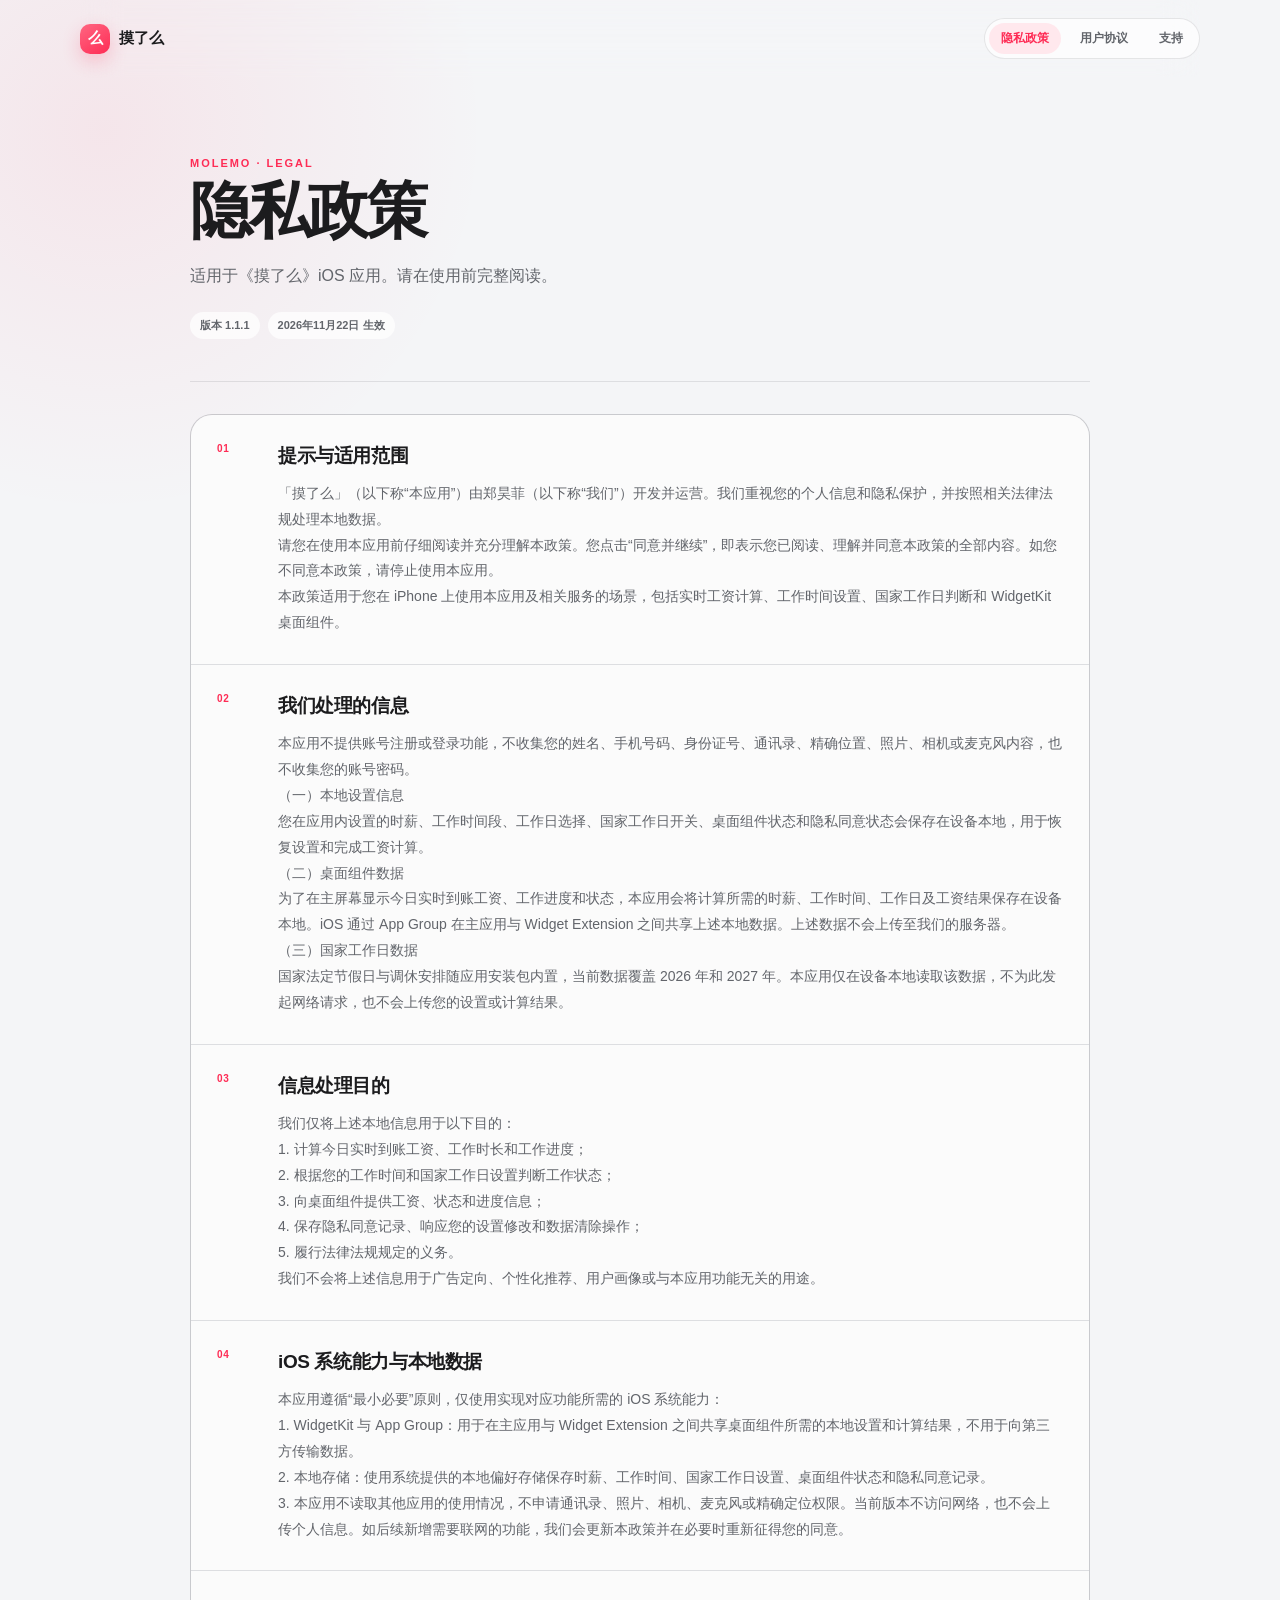
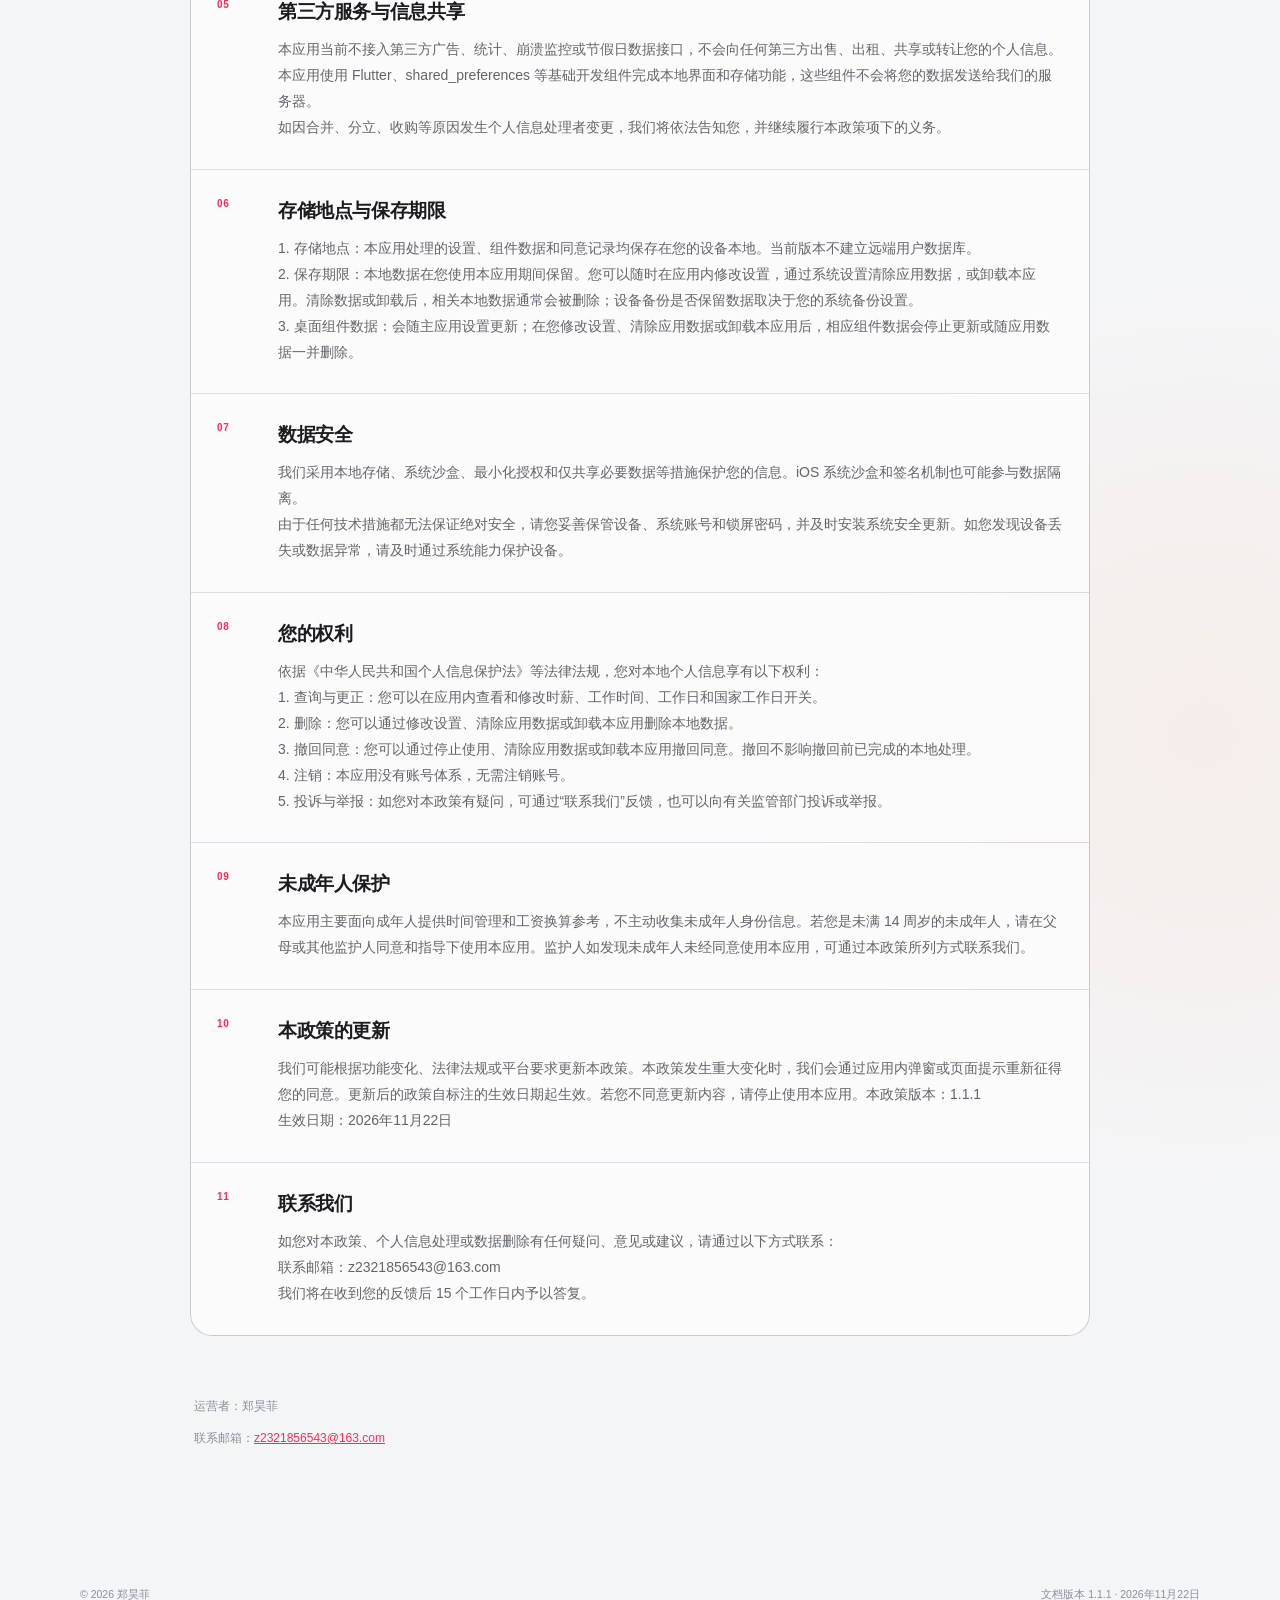
<file: privacy-policy.html>
<!doctype html>
<html lang="zh-CN">
<head>
  <meta charset="utf-8">
  <meta name="viewport" content="width=device-width, initial-scale=1">
  <meta name="color-scheme" content="light">
  <meta name="description" content="摸了么隐私政策和用户协议">
  <title>隐私政策 · 摸了么</title>
  <style>:root {
  color-scheme: light;
  --bg: #f4f5f7;
  --surface: #ffffff;
  --ink: #1c1c1e;
  --ink-2: #62656b;
  --ink-3: #8c8f95;
  --line: rgba(60, 60, 67, .12);
  --accent: #fe2c55;
  --accent-soft: #ffe8ed;
  --radius: 22px;
  font-family: -apple-system, BlinkMacSystemFont, "SF Pro Text", "PingFang SC", "Microsoft YaHei", sans-serif;
}
* { box-sizing: border-box; }
html { scroll-behavior: smooth; }
body {
  margin: 0;
  min-height: 100vh;
  color: var(--ink);
  background:
    radial-gradient(circle at 8% 4%, rgba(254,44,85,.08), transparent 24rem),
    radial-gradient(circle at 94% 72%, rgba(255,138,61,.08), transparent 28rem),
    var(--bg);
}
a { color: inherit; }
.site-header {
  position: sticky;
  top: 0;
  z-index: 10;
  display: flex;
  align-items: center;
  justify-content: space-between;
  width: min(1120px, calc(100% - 40px));
  margin: 0 auto;
  padding: 18px 0;
  backdrop-filter: blur(18px);
}
.brand { display: inline-flex; align-items: center; gap: 9px; font-size: 15px; font-weight: 700; text-decoration: none; }
.brand-mark { display: grid; place-items: center; width: 30px; height: 30px; border-radius: 10px; color: #fff; background: linear-gradient(145deg, #ff6681, var(--accent)); box-shadow: 0 7px 18px rgba(254,44,85,.22); }
nav { display: flex; gap: 7px; padding: 4px; border: 1px solid var(--line); border-radius: 999px; background: rgba(255,255,255,.68); }
nav a { padding: 7px 12px; border-radius: 999px; color: var(--ink-2); font-size: 12px; font-weight: 600; text-decoration: none; transition: background .2s ease, color .2s ease; }
nav a:hover, nav a.active { color: var(--accent); background: var(--accent-soft); }
main { width: min(900px, calc(100% - 40px)); margin: 0 auto; }
.hero { padding: clamp(64px, 12vw, 128px) 0 80px; }
.eyebrow { margin: 0 0 12px; color: var(--accent); font-size: 11px; font-weight: 800; letter-spacing: .18em; }
h1 { margin: 0; font-size: clamp(42px, 8vw, 78px); line-height: .98; letter-spacing: -.055em; }
.lead { max-width: 660px; margin: 20px 0 0; color: var(--ink-2); font-size: 16px; line-height: 1.75; }
.cards { display: grid; grid-template-columns: 1fr 1fr; gap: 14px; margin-top: 46px; }
.legal-card { display: grid; grid-template-columns: auto 1fr auto; gap: 16px; align-items: start; min-height: 176px; padding: 24px; border: 1px solid rgba(255,255,255,.8); border-radius: var(--radius); background: rgba(255,255,255,.82); box-shadow: 0 14px 34px rgba(35,38,47,.055); text-decoration: none; transition: transform .22s cubic-bezier(.2,.8,.2,1), box-shadow .22s ease; }
.legal-card:hover { transform: translateY(-4px); box-shadow: 0 22px 44px rgba(35,38,47,.09); }
.card-icon { display: grid; place-items: center; width: 38px; height: 38px; border-radius: 12px; color: var(--accent); background: var(--accent-soft); font-size: 10px; font-weight: 800; }
.legal-card h2 { margin: 1px 0 8px; font-size: 21px; letter-spacing: -.02em; }
.legal-card p { margin: 0; color: var(--ink-2); font-size: 13px; line-height: 1.65; }
.arrow { color: var(--ink-3); font-size: 18px; }
.meta-panel { display: grid; grid-template-columns: repeat(4, 1fr); gap: 1px; overflow: hidden; margin-top: 28px; border: 1px solid var(--line); border-radius: 17px; background: var(--line); }
.meta-panel div { display: flex; flex-direction: column; gap: 5px; padding: 15px 16px; background: rgba(255,255,255,.75); }
.meta-panel span { color: var(--ink-3); font-size: 10px; }
.meta-panel strong { font-size: 12px; font-weight: 600; }
.document { padding: 50px 0 80px; }
.back-link { display: inline-flex; min-height: 44px; align-items: center; color: var(--accent); font-size: 13px; font-weight: 600; text-decoration: none; }
.document-header { padding: 30px 0 42px; border-bottom: 1px solid var(--line); }
.document-header h1 { font-size: clamp(38px, 7vw, 62px); }
.document-meta { display: flex; flex-wrap: wrap; gap: 8px; margin-top: 22px; }
.document-meta span { padding: 6px 10px; border-radius: 999px; color: var(--ink-2); background: rgba(255,255,255,.74); font-size: 11px; font-weight: 600; }
.legal-content { display: flex; flex-direction: column; gap: 1px; overflow: hidden; margin-top: 32px; border: 1px solid var(--line); border-radius: var(--radius); background: var(--line); }
.legal-section { display: grid; grid-template-columns: 43px 1fr; gap: 18px; padding: 28px 26px; background: rgba(255,255,255,.88); }
.section-number { color: var(--accent); font-size: 10px; font-weight: 800; letter-spacing: .08em; }
.legal-section h2 { margin: 0 0 12px; font-size: 19px; letter-spacing: -.02em; }
.legal-section p { margin: 0; color: var(--ink-2); font-size: 14px; line-height: 1.85; overflow-wrap: anywhere; }
.document-footer { margin-top: 28px; padding: 20px 4px; color: var(--ink-3); font-size: 12px; line-height: 1.7; }
.document-footer a { color: var(--accent); }
.site-footer { display: flex; justify-content: space-between; gap: 20px; width: min(1120px, calc(100% - 40px)); margin: 0 auto; padding: 28px 0 40px; color: var(--ink-3); font-size: 10.5px; }
.support-panel { margin-top: 32px; padding: 28px; border: 1px solid rgba(255,255,255,.82); border-radius: var(--radius); background: rgba(255,255,255,.9); box-shadow: 0 14px 34px rgba(35,38,47,.055); }
.support-kicker { display: block; margin-bottom: 8px; color: var(--accent); font-size: 10px; font-weight: 800; letter-spacing: .14em; }
.support-panel h2 { margin: 0 0 10px; font-size: 24px; letter-spacing: -.025em; }
.support-panel p { margin: 0; color: var(--ink-2); font-size: 14px; line-height: 1.8; }
.support-email { display: inline-block; margin-top: 18px; color: var(--accent); font-size: 15px; font-weight: 700; text-decoration: none; }
.support-action { display: inline-flex; min-height: 46px; align-items: center; margin-left: 14px; padding: 0 16px; border-radius: 13px; color: #fff; background: var(--accent); font-size: 13px; font-weight: 700; text-decoration: none; }
.support-faq { display: grid; grid-template-columns: 1fr 1fr; gap: 12px; margin-top: 18px; }
.support-item { padding: 22px; border: 1px solid rgba(255,255,255,.76); border-radius: 19px; background: rgba(255,255,255,.76); }
.support-item h2 { margin: 0 0 9px; font-size: 16px; letter-spacing: -.01em; }
.support-item p { margin: 0; color: var(--ink-2); font-size: 13px; line-height: 1.75; }
@media (max-width: 720px) {
  .site-header { width: calc(100% - 24px); padding: 12px 0; }
  main { width: calc(100% - 24px); }
  nav a { padding: 7px 9px; font-size: 11px; }
  .cards { grid-template-columns: 1fr; margin-top: 30px; }
  .meta-panel { grid-template-columns: 1fr 1fr; }
  .legal-section { grid-template-columns: 1fr; gap: 8px; padding: 22px 18px; }
  .site-footer { width: calc(100% - 24px); flex-direction: column; }
}
</style>
</head>
<body>
  <header class="site-header">
    <div class="brand" aria-label="摸了么">
      <span class="brand-mark">么</span>
      <span>摸了么</span>
    </div>
    <nav aria-label="法律文档导航">
      <a class="active" href="privacy-policy.html">隐私政策</a>
      <a class="" href="terms-of-use.html">用户协议</a>
      <a class="" href="support.html">支持</a>
    </nav>
  </header>
  <main class="document">
  <header class="document-header">
    <p class="eyebrow">MOLEMO · LEGAL</p>
    <h1>隐私政策</h1>
    <p class="lead">适用于《摸了么》iOS 应用。请在使用前完整阅读。</p>
    <div class="document-meta">
      <span>版本 1.1.1</span>
      <span>2026年11月22日 生效</span>
    </div>
  </header>
  <article class="legal-content">
    <section class="legal-section" id="section-1">
  <span class="section-number">01</span>
  <div>
    <h2>提示与适用范围</h2>
    <p>「摸了么」（以下称“本应用”）由郑昊菲（以下称“我们”）开发并运营。我们重视您的个人信息和隐私保护，并按照相关法律法规处理本地数据。<br>请您在使用本应用前仔细阅读并充分理解本政策。您点击“同意并继续”，即表示您已阅读、理解并同意本政策的全部内容。如您不同意本政策，请停止使用本应用。<br>本政策适用于您在 iPhone 上使用本应用及相关服务的场景，包括实时工资计算、工作时间设置、国家工作日判断和 WidgetKit 桌面组件。</p>
  </div>
</section>
<section class="legal-section" id="section-2">
  <span class="section-number">02</span>
  <div>
    <h2>我们处理的信息</h2>
    <p>本应用不提供账号注册或登录功能，不收集您的姓名、手机号码、身份证号、通讯录、精确位置、照片、相机或麦克风内容，也不收集您的账号密码。<br>（一）本地设置信息<br>您在应用内设置的时薪、工作时间段、工作日选择、国家工作日开关、桌面组件状态和隐私同意状态会保存在设备本地，用于恢复设置和完成工资计算。<br>（二）桌面组件数据<br>为了在主屏幕显示今日实时到账工资、工作进度和状态，本应用会将计算所需的时薪、工作时间、工作日及工资结果保存在设备本地。iOS 通过 App Group 在主应用与 Widget Extension 之间共享上述本地数据。上述数据不会上传至我们的服务器。<br>（三）国家工作日数据<br>国家法定节假日与调休安排随应用安装包内置，当前数据覆盖 2026 年和 2027 年。本应用仅在设备本地读取该数据，不为此发起网络请求，也不会上传您的设置或计算结果。</p>
  </div>
</section>
<section class="legal-section" id="section-3">
  <span class="section-number">03</span>
  <div>
    <h2>信息处理目的</h2>
    <p>我们仅将上述本地信息用于以下目的：<br>1. 计算今日实时到账工资、工作时长和工作进度；<br>2. 根据您的工作时间和国家工作日设置判断工作状态；<br>3. 向桌面组件提供工资、状态和进度信息；<br>4. 保存隐私同意记录、响应您的设置修改和数据清除操作；<br>5. 履行法律法规规定的义务。<br>我们不会将上述信息用于广告定向、个性化推荐、用户画像或与本应用功能无关的用途。</p>
  </div>
</section>
<section class="legal-section" id="section-4">
  <span class="section-number">04</span>
  <div>
    <h2>iOS 系统能力与本地数据</h2>
    <p>本应用遵循“最小必要”原则，仅使用实现对应功能所需的 iOS 系统能力：<br>1. WidgetKit 与 App Group：用于在主应用与 Widget Extension 之间共享桌面组件所需的本地设置和计算结果，不用于向第三方传输数据。<br>2. 本地存储：使用系统提供的本地偏好存储保存时薪、工作时间、国家工作日设置、桌面组件状态和隐私同意记录。<br>3. 本应用不读取其他应用的使用情况，不申请通讯录、照片、相机、麦克风或精确定位权限。当前版本不访问网络，也不会上传个人信息。如后续新增需要联网的功能，我们会更新本政策并在必要时重新征得您的同意。</p>
  </div>
</section>
<section class="legal-section" id="section-5">
  <span class="section-number">05</span>
  <div>
    <h2>第三方服务与信息共享</h2>
    <p>本应用当前不接入第三方广告、统计、崩溃监控或节假日数据接口，不会向任何第三方出售、出租、共享或转让您的个人信息。<br>本应用使用 Flutter、shared_preferences 等基础开发组件完成本地界面和存储功能，这些组件不会将您的数据发送给我们的服务器。<br>如因合并、分立、收购等原因发生个人信息处理者变更，我们将依法告知您，并继续履行本政策项下的义务。</p>
  </div>
</section>
<section class="legal-section" id="section-6">
  <span class="section-number">06</span>
  <div>
    <h2>存储地点与保存期限</h2>
    <p>1. 存储地点：本应用处理的设置、组件数据和同意记录均保存在您的设备本地。当前版本不建立远端用户数据库。<br>2. 保存期限：本地数据在您使用本应用期间保留。您可以随时在应用内修改设置，通过系统设置清除应用数据，或卸载本应用。清除数据或卸载后，相关本地数据通常会被删除；设备备份是否保留数据取决于您的系统备份设置。<br>3. 桌面组件数据：会随主应用设置更新；在您修改设置、清除应用数据或卸载本应用后，相应组件数据会停止更新或随应用数据一并删除。</p>
  </div>
</section>
<section class="legal-section" id="section-7">
  <span class="section-number">07</span>
  <div>
    <h2>数据安全</h2>
    <p>我们采用本地存储、系统沙盒、最小化授权和仅共享必要数据等措施保护您的信息。iOS 系统沙盒和签名机制也可能参与数据隔离。<br>由于任何技术措施都无法保证绝对安全，请您妥善保管设备、系统账号和锁屏密码，并及时安装系统安全更新。如您发现设备丢失或数据异常，请及时通过系统能力保护设备。</p>
  </div>
</section>
<section class="legal-section" id="section-8">
  <span class="section-number">08</span>
  <div>
    <h2>您的权利</h2>
    <p>依据《中华人民共和国个人信息保护法》等法律法规，您对本地个人信息享有以下权利：<br>1. 查询与更正：您可以在应用内查看和修改时薪、工作时间、工作日和国家工作日开关。<br>2. 删除：您可以通过修改设置、清除应用数据或卸载本应用删除本地数据。<br>3. 撤回同意：您可以通过停止使用、清除应用数据或卸载本应用撤回同意。撤回不影响撤回前已完成的本地处理。<br>4. 注销：本应用没有账号体系，无需注销账号。<br>5. 投诉与举报：如您对本政策有疑问，可通过“联系我们”反馈，也可以向有关监管部门投诉或举报。</p>
  </div>
</section>
<section class="legal-section" id="section-9">
  <span class="section-number">09</span>
  <div>
    <h2>未成年人保护</h2>
    <p>本应用主要面向成年人提供时间管理和工资换算参考，不主动收集未成年人身份信息。若您是未满 14 周岁的未成年人，请在父母或其他监护人同意和指导下使用本应用。监护人如发现未成年人未经同意使用本应用，可通过本政策所列方式联系我们。</p>
  </div>
</section>
<section class="legal-section" id="section-10">
  <span class="section-number">10</span>
  <div>
    <h2>本政策的更新</h2>
    <p>我们可能根据功能变化、法律法规或平台要求更新本政策。本政策发生重大变化时，我们会通过应用内弹窗或页面提示重新征得您的同意。更新后的政策自标注的生效日期起生效。若您不同意更新内容，请停止使用本应用。本政策版本：1.1.1<br>生效日期：2026年11月22日</p>
  </div>
</section>
<section class="legal-section" id="section-11">
  <span class="section-number">11</span>
  <div>
    <h2>联系我们</h2>
    <p>如您对本政策、个人信息处理或数据删除有任何疑问、意见或建议，请通过以下方式联系：<br>联系邮箱：z2321856543@163.com<br>我们将在收到您的反馈后 15 个工作日内予以答复。</p>
  </div>
</section>

  </article>
  <footer class="document-footer">
    <p>运营者：郑昊菲</p>
    <p>联系邮箱：<a href="mailto:z2321856543@163.com">z2321856543@163.com</a></p>
  </footer>
</main>

  <footer class="site-footer">
    <span>© 2026 郑昊菲</span>
    <span>文档版本 1.1.1 · 2026年11月22日</span>
  </footer>
</body>
</html>
</file>
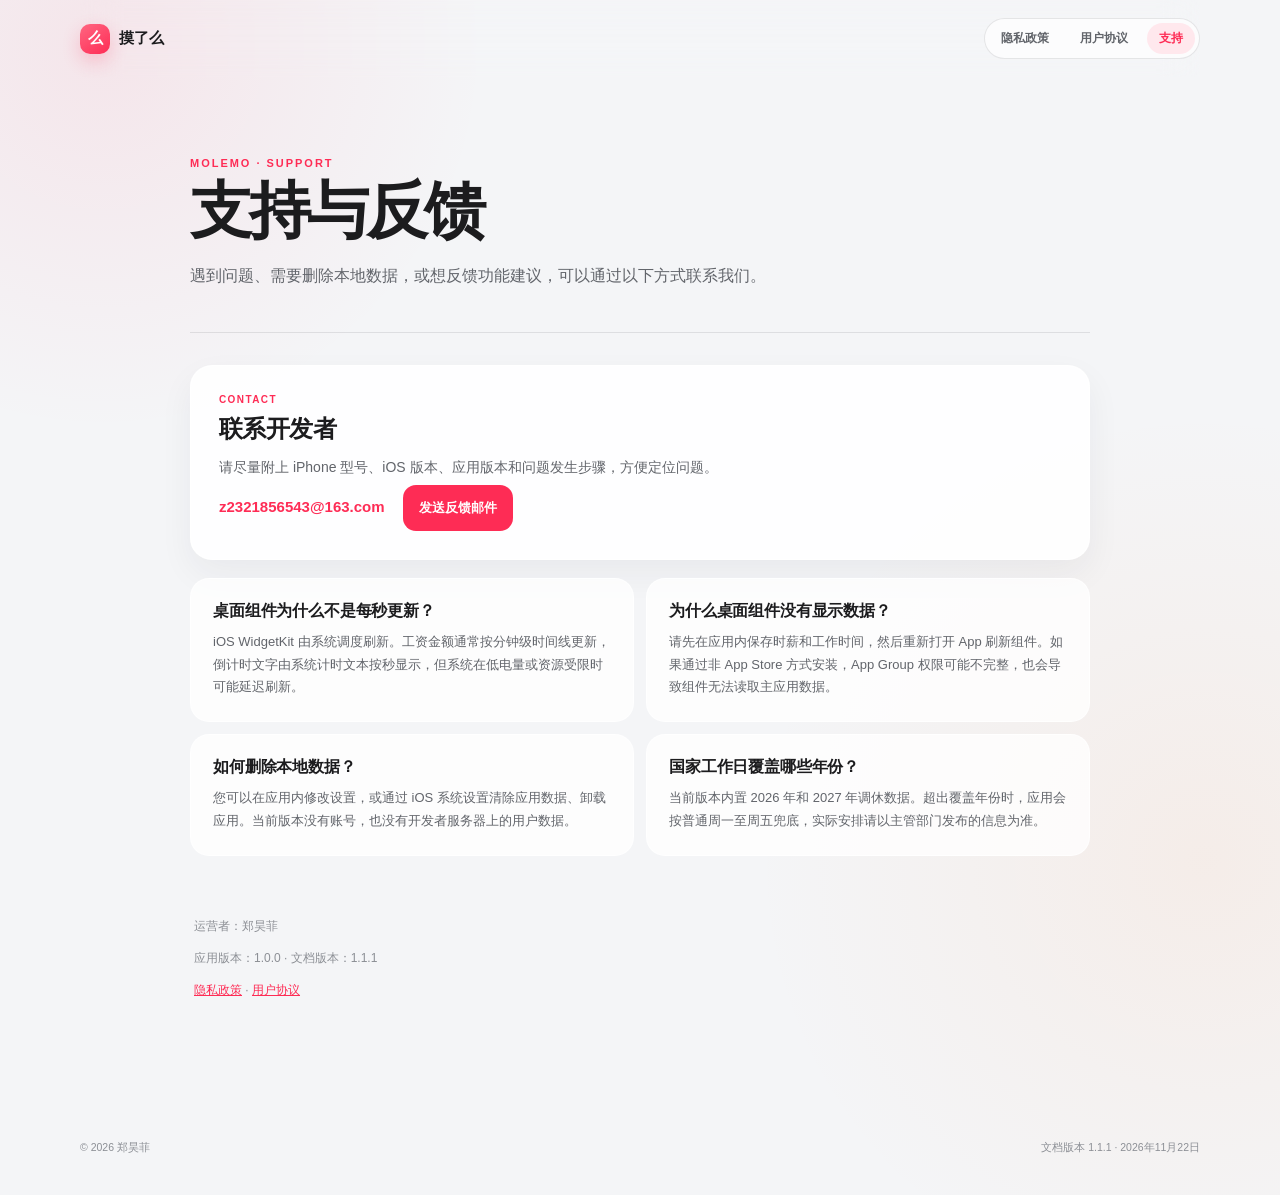
<file: support.html>
<!doctype html>
<html lang="zh-CN">
<head>
  <meta charset="utf-8">
  <meta name="viewport" content="width=device-width, initial-scale=1">
  <meta name="color-scheme" content="light">
  <meta name="description" content="摸了么隐私政策和用户协议">
  <title>支持与反馈 · 摸了么</title>
  <style>:root {
  color-scheme: light;
  --bg: #f4f5f7;
  --surface: #ffffff;
  --ink: #1c1c1e;
  --ink-2: #62656b;
  --ink-3: #8c8f95;
  --line: rgba(60, 60, 67, .12);
  --accent: #fe2c55;
  --accent-soft: #ffe8ed;
  --radius: 22px;
  font-family: -apple-system, BlinkMacSystemFont, "SF Pro Text", "PingFang SC", "Microsoft YaHei", sans-serif;
}
* { box-sizing: border-box; }
html { scroll-behavior: smooth; }
body {
  margin: 0;
  min-height: 100vh;
  color: var(--ink);
  background:
    radial-gradient(circle at 8% 4%, rgba(254,44,85,.08), transparent 24rem),
    radial-gradient(circle at 94% 72%, rgba(255,138,61,.08), transparent 28rem),
    var(--bg);
}
a { color: inherit; }
.site-header {
  position: sticky;
  top: 0;
  z-index: 10;
  display: flex;
  align-items: center;
  justify-content: space-between;
  width: min(1120px, calc(100% - 40px));
  margin: 0 auto;
  padding: 18px 0;
  backdrop-filter: blur(18px);
}
.brand { display: inline-flex; align-items: center; gap: 9px; font-size: 15px; font-weight: 700; text-decoration: none; }
.brand-mark { display: grid; place-items: center; width: 30px; height: 30px; border-radius: 10px; color: #fff; background: linear-gradient(145deg, #ff6681, var(--accent)); box-shadow: 0 7px 18px rgba(254,44,85,.22); }
nav { display: flex; gap: 7px; padding: 4px; border: 1px solid var(--line); border-radius: 999px; background: rgba(255,255,255,.68); }
nav a { padding: 7px 12px; border-radius: 999px; color: var(--ink-2); font-size: 12px; font-weight: 600; text-decoration: none; transition: background .2s ease, color .2s ease; }
nav a:hover, nav a.active { color: var(--accent); background: var(--accent-soft); }
main { width: min(900px, calc(100% - 40px)); margin: 0 auto; }
.hero { padding: clamp(64px, 12vw, 128px) 0 80px; }
.eyebrow { margin: 0 0 12px; color: var(--accent); font-size: 11px; font-weight: 800; letter-spacing: .18em; }
h1 { margin: 0; font-size: clamp(42px, 8vw, 78px); line-height: .98; letter-spacing: -.055em; }
.lead { max-width: 660px; margin: 20px 0 0; color: var(--ink-2); font-size: 16px; line-height: 1.75; }
.cards { display: grid; grid-template-columns: 1fr 1fr; gap: 14px; margin-top: 46px; }
.legal-card { display: grid; grid-template-columns: auto 1fr auto; gap: 16px; align-items: start; min-height: 176px; padding: 24px; border: 1px solid rgba(255,255,255,.8); border-radius: var(--radius); background: rgba(255,255,255,.82); box-shadow: 0 14px 34px rgba(35,38,47,.055); text-decoration: none; transition: transform .22s cubic-bezier(.2,.8,.2,1), box-shadow .22s ease; }
.legal-card:hover { transform: translateY(-4px); box-shadow: 0 22px 44px rgba(35,38,47,.09); }
.card-icon { display: grid; place-items: center; width: 38px; height: 38px; border-radius: 12px; color: var(--accent); background: var(--accent-soft); font-size: 10px; font-weight: 800; }
.legal-card h2 { margin: 1px 0 8px; font-size: 21px; letter-spacing: -.02em; }
.legal-card p { margin: 0; color: var(--ink-2); font-size: 13px; line-height: 1.65; }
.arrow { color: var(--ink-3); font-size: 18px; }
.meta-panel { display: grid; grid-template-columns: repeat(4, 1fr); gap: 1px; overflow: hidden; margin-top: 28px; border: 1px solid var(--line); border-radius: 17px; background: var(--line); }
.meta-panel div { display: flex; flex-direction: column; gap: 5px; padding: 15px 16px; background: rgba(255,255,255,.75); }
.meta-panel span { color: var(--ink-3); font-size: 10px; }
.meta-panel strong { font-size: 12px; font-weight: 600; }
.document { padding: 50px 0 80px; }
.back-link { display: inline-flex; min-height: 44px; align-items: center; color: var(--accent); font-size: 13px; font-weight: 600; text-decoration: none; }
.document-header { padding: 30px 0 42px; border-bottom: 1px solid var(--line); }
.document-header h1 { font-size: clamp(38px, 7vw, 62px); }
.document-meta { display: flex; flex-wrap: wrap; gap: 8px; margin-top: 22px; }
.document-meta span { padding: 6px 10px; border-radius: 999px; color: var(--ink-2); background: rgba(255,255,255,.74); font-size: 11px; font-weight: 600; }
.legal-content { display: flex; flex-direction: column; gap: 1px; overflow: hidden; margin-top: 32px; border: 1px solid var(--line); border-radius: var(--radius); background: var(--line); }
.legal-section { display: grid; grid-template-columns: 43px 1fr; gap: 18px; padding: 28px 26px; background: rgba(255,255,255,.88); }
.section-number { color: var(--accent); font-size: 10px; font-weight: 800; letter-spacing: .08em; }
.legal-section h2 { margin: 0 0 12px; font-size: 19px; letter-spacing: -.02em; }
.legal-section p { margin: 0; color: var(--ink-2); font-size: 14px; line-height: 1.85; overflow-wrap: anywhere; }
.document-footer { margin-top: 28px; padding: 20px 4px; color: var(--ink-3); font-size: 12px; line-height: 1.7; }
.document-footer a { color: var(--accent); }
.site-footer { display: flex; justify-content: space-between; gap: 20px; width: min(1120px, calc(100% - 40px)); margin: 0 auto; padding: 28px 0 40px; color: var(--ink-3); font-size: 10.5px; }
.support-panel { margin-top: 32px; padding: 28px; border: 1px solid rgba(255,255,255,.82); border-radius: var(--radius); background: rgba(255,255,255,.9); box-shadow: 0 14px 34px rgba(35,38,47,.055); }
.support-kicker { display: block; margin-bottom: 8px; color: var(--accent); font-size: 10px; font-weight: 800; letter-spacing: .14em; }
.support-panel h2 { margin: 0 0 10px; font-size: 24px; letter-spacing: -.025em; }
.support-panel p { margin: 0; color: var(--ink-2); font-size: 14px; line-height: 1.8; }
.support-email { display: inline-block; margin-top: 18px; color: var(--accent); font-size: 15px; font-weight: 700; text-decoration: none; }
.support-action { display: inline-flex; min-height: 46px; align-items: center; margin-left: 14px; padding: 0 16px; border-radius: 13px; color: #fff; background: var(--accent); font-size: 13px; font-weight: 700; text-decoration: none; }
.support-faq { display: grid; grid-template-columns: 1fr 1fr; gap: 12px; margin-top: 18px; }
.support-item { padding: 22px; border: 1px solid rgba(255,255,255,.76); border-radius: 19px; background: rgba(255,255,255,.76); }
.support-item h2 { margin: 0 0 9px; font-size: 16px; letter-spacing: -.01em; }
.support-item p { margin: 0; color: var(--ink-2); font-size: 13px; line-height: 1.75; }
@media (max-width: 720px) {
  .site-header { width: calc(100% - 24px); padding: 12px 0; }
  main { width: calc(100% - 24px); }
  nav a { padding: 7px 9px; font-size: 11px; }
  .cards { grid-template-columns: 1fr; margin-top: 30px; }
  .meta-panel { grid-template-columns: 1fr 1fr; }
  .legal-section { grid-template-columns: 1fr; gap: 8px; padding: 22px 18px; }
  .site-footer { width: calc(100% - 24px); flex-direction: column; }
}
</style>
</head>
<body>
  <header class="site-header">
    <div class="brand" aria-label="摸了么">
      <span class="brand-mark">么</span>
      <span>摸了么</span>
    </div>
    <nav aria-label="法律文档导航">
      <a class="" href="privacy-policy.html">隐私政策</a>
      <a class="" href="terms-of-use.html">用户协议</a>
      <a class="active" href="support.html">支持</a>
    </nav>
  </header>
  <main class="document">
  <header class="document-header">
    <p class="eyebrow">MOLEMO · SUPPORT</p>
    <h1>支持与反馈</h1>
    <p class="lead">遇到问题、需要删除本地数据，或想反馈功能建议，可以通过以下方式联系我们。</p>
  </header>

  <section class="support-panel">
    <span class="support-kicker">CONTACT</span>
    <h2>联系开发者</h2>
    <p>请尽量附上 iPhone 型号、iOS 版本、应用版本和问题发生步骤，方便定位问题。</p>
    <a class="support-email" href="mailto:z2321856543@163.com">z2321856543@163.com</a>
    <a class="support-action" href="mailto:z2321856543@163.com?subject=%E6%91%B8%E4%BA%86%E4%B9%88%E5%8F%8D%E9%A6%88">发送反馈邮件</a>
  </section>

  <section class="support-faq" aria-label="常见问题">
    <article class="support-item"><h2>桌面组件为什么不是每秒更新？</h2><p>iOS WidgetKit 由系统调度刷新。工资金额通常按分钟级时间线更新，倒计时文字由系统计时文本按秒显示，但系统在低电量或资源受限时可能延迟刷新。</p></article>
    <article class="support-item"><h2>为什么桌面组件没有显示数据？</h2><p>请先在应用内保存时薪和工作时间，然后重新打开 App 刷新组件。如果通过非 App Store 方式安装，App Group 权限可能不完整，也会导致组件无法读取主应用数据。</p></article>
    <article class="support-item"><h2>如何删除本地数据？</h2><p>您可以在应用内修改设置，或通过 iOS 系统设置清除应用数据、卸载应用。当前版本没有账号，也没有开发者服务器上的用户数据。</p></article>
    <article class="support-item"><h2>国家工作日覆盖哪些年份？</h2><p>当前版本内置 2026 年和 2027 年调休数据。超出覆盖年份时，应用会按普通周一至周五兜底，实际安排请以主管部门发布的信息为准。</p></article>
  </section>

  <footer class="document-footer">
    <p>运营者：郑昊菲</p>
    <p>应用版本：1.0.0 · 文档版本：1.1.1</p>
    <p><a href="privacy-policy.html">隐私政策</a> · <a href="terms-of-use.html">用户协议</a></p>
  </footer>
</main>

  <footer class="site-footer">
    <span>© 2026 郑昊菲</span>
    <span>文档版本 1.1.1 · 2026年11月22日</span>
  </footer>
</body>
</html>
</file>
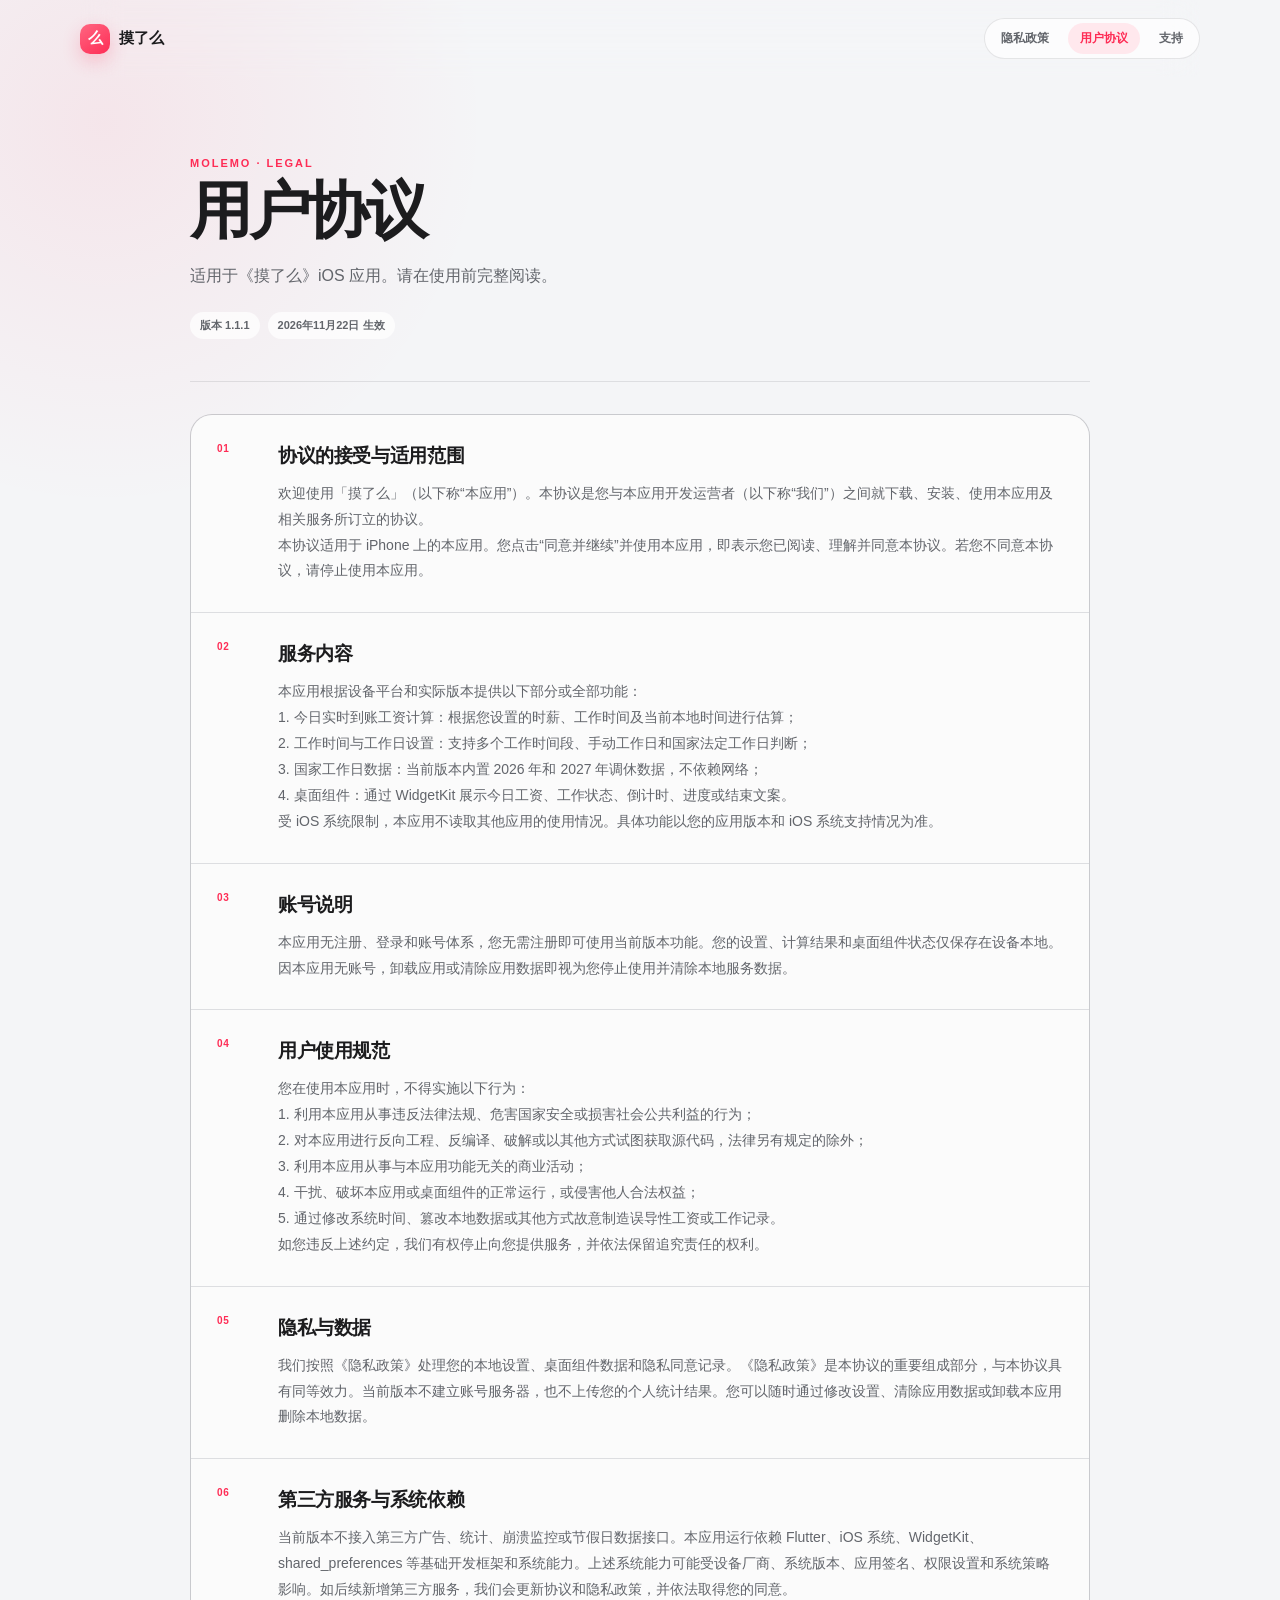
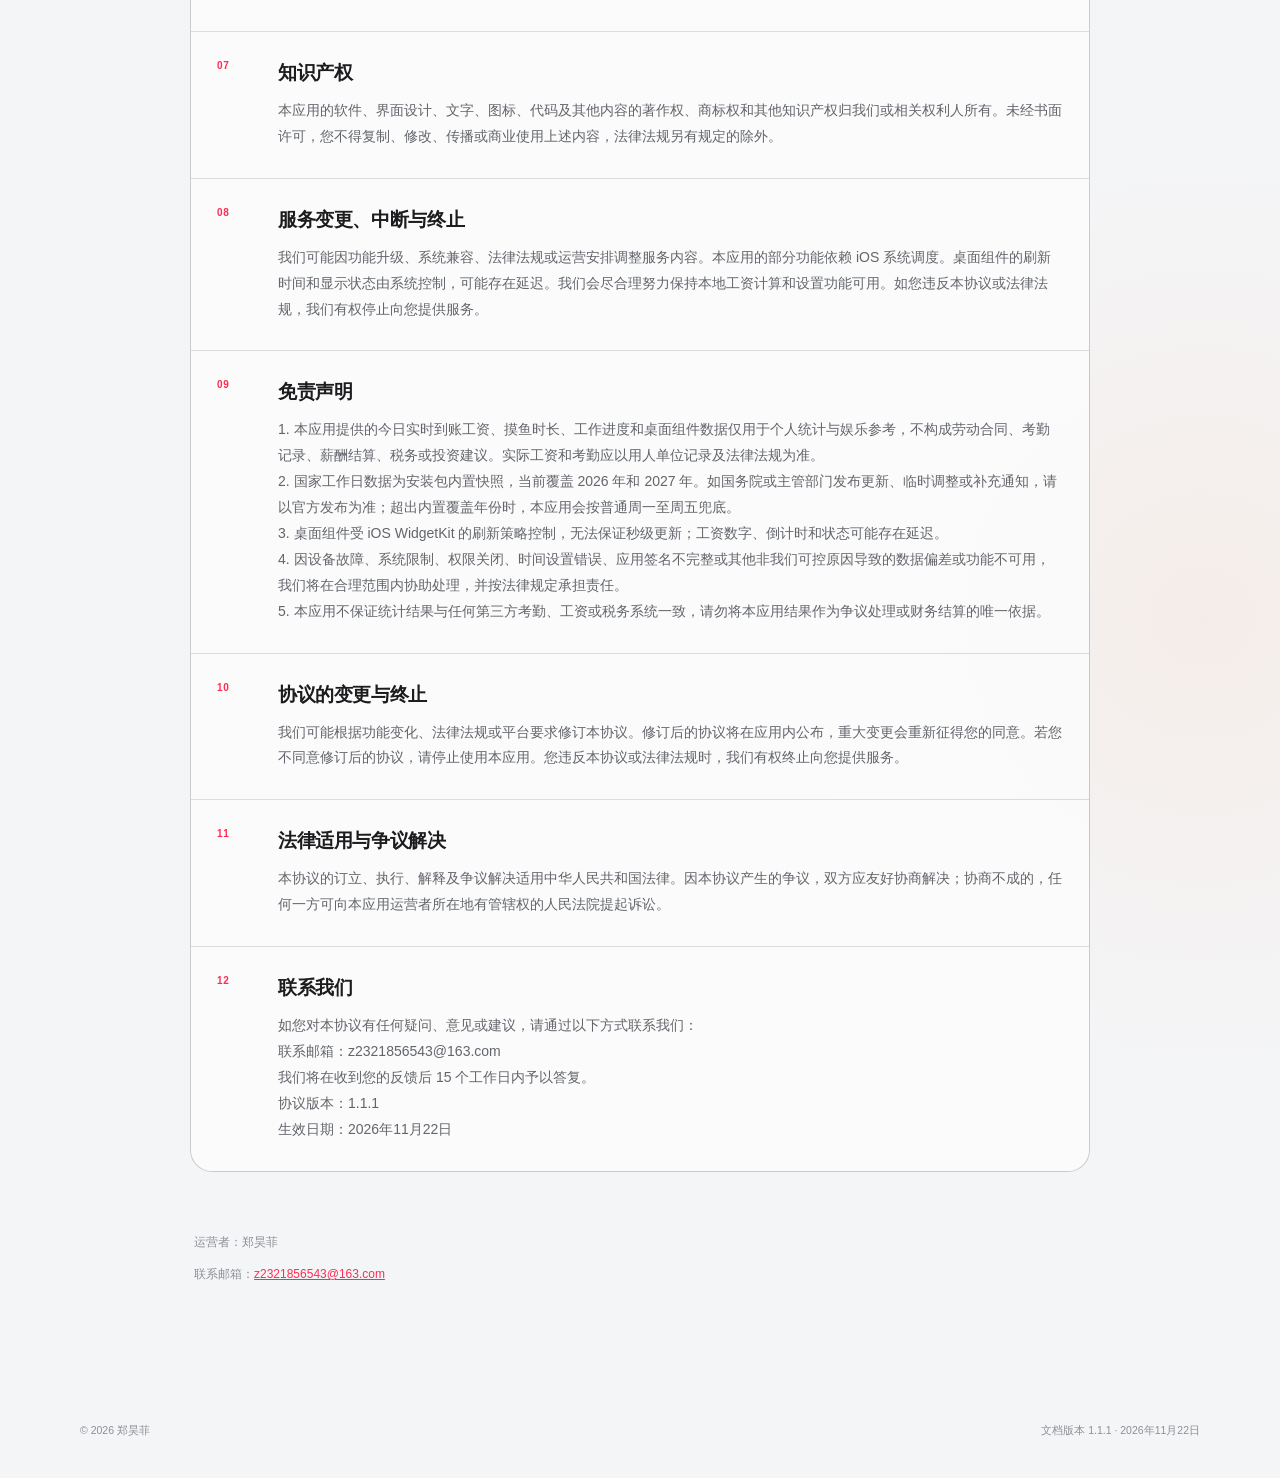
<file: terms-of-use.html>
<!doctype html>
<html lang="zh-CN">
<head>
  <meta charset="utf-8">
  <meta name="viewport" content="width=device-width, initial-scale=1">
  <meta name="color-scheme" content="light">
  <meta name="description" content="摸了么隐私政策和用户协议">
  <title>用户协议 · 摸了么</title>
  <style>:root {
  color-scheme: light;
  --bg: #f4f5f7;
  --surface: #ffffff;
  --ink: #1c1c1e;
  --ink-2: #62656b;
  --ink-3: #8c8f95;
  --line: rgba(60, 60, 67, .12);
  --accent: #fe2c55;
  --accent-soft: #ffe8ed;
  --radius: 22px;
  font-family: -apple-system, BlinkMacSystemFont, "SF Pro Text", "PingFang SC", "Microsoft YaHei", sans-serif;
}
* { box-sizing: border-box; }
html { scroll-behavior: smooth; }
body {
  margin: 0;
  min-height: 100vh;
  color: var(--ink);
  background:
    radial-gradient(circle at 8% 4%, rgba(254,44,85,.08), transparent 24rem),
    radial-gradient(circle at 94% 72%, rgba(255,138,61,.08), transparent 28rem),
    var(--bg);
}
a { color: inherit; }
.site-header {
  position: sticky;
  top: 0;
  z-index: 10;
  display: flex;
  align-items: center;
  justify-content: space-between;
  width: min(1120px, calc(100% - 40px));
  margin: 0 auto;
  padding: 18px 0;
  backdrop-filter: blur(18px);
}
.brand { display: inline-flex; align-items: center; gap: 9px; font-size: 15px; font-weight: 700; text-decoration: none; }
.brand-mark { display: grid; place-items: center; width: 30px; height: 30px; border-radius: 10px; color: #fff; background: linear-gradient(145deg, #ff6681, var(--accent)); box-shadow: 0 7px 18px rgba(254,44,85,.22); }
nav { display: flex; gap: 7px; padding: 4px; border: 1px solid var(--line); border-radius: 999px; background: rgba(255,255,255,.68); }
nav a { padding: 7px 12px; border-radius: 999px; color: var(--ink-2); font-size: 12px; font-weight: 600; text-decoration: none; transition: background .2s ease, color .2s ease; }
nav a:hover, nav a.active { color: var(--accent); background: var(--accent-soft); }
main { width: min(900px, calc(100% - 40px)); margin: 0 auto; }
.hero { padding: clamp(64px, 12vw, 128px) 0 80px; }
.eyebrow { margin: 0 0 12px; color: var(--accent); font-size: 11px; font-weight: 800; letter-spacing: .18em; }
h1 { margin: 0; font-size: clamp(42px, 8vw, 78px); line-height: .98; letter-spacing: -.055em; }
.lead { max-width: 660px; margin: 20px 0 0; color: var(--ink-2); font-size: 16px; line-height: 1.75; }
.cards { display: grid; grid-template-columns: 1fr 1fr; gap: 14px; margin-top: 46px; }
.legal-card { display: grid; grid-template-columns: auto 1fr auto; gap: 16px; align-items: start; min-height: 176px; padding: 24px; border: 1px solid rgba(255,255,255,.8); border-radius: var(--radius); background: rgba(255,255,255,.82); box-shadow: 0 14px 34px rgba(35,38,47,.055); text-decoration: none; transition: transform .22s cubic-bezier(.2,.8,.2,1), box-shadow .22s ease; }
.legal-card:hover { transform: translateY(-4px); box-shadow: 0 22px 44px rgba(35,38,47,.09); }
.card-icon { display: grid; place-items: center; width: 38px; height: 38px; border-radius: 12px; color: var(--accent); background: var(--accent-soft); font-size: 10px; font-weight: 800; }
.legal-card h2 { margin: 1px 0 8px; font-size: 21px; letter-spacing: -.02em; }
.legal-card p { margin: 0; color: var(--ink-2); font-size: 13px; line-height: 1.65; }
.arrow { color: var(--ink-3); font-size: 18px; }
.meta-panel { display: grid; grid-template-columns: repeat(4, 1fr); gap: 1px; overflow: hidden; margin-top: 28px; border: 1px solid var(--line); border-radius: 17px; background: var(--line); }
.meta-panel div { display: flex; flex-direction: column; gap: 5px; padding: 15px 16px; background: rgba(255,255,255,.75); }
.meta-panel span { color: var(--ink-3); font-size: 10px; }
.meta-panel strong { font-size: 12px; font-weight: 600; }
.document { padding: 50px 0 80px; }
.back-link { display: inline-flex; min-height: 44px; align-items: center; color: var(--accent); font-size: 13px; font-weight: 600; text-decoration: none; }
.document-header { padding: 30px 0 42px; border-bottom: 1px solid var(--line); }
.document-header h1 { font-size: clamp(38px, 7vw, 62px); }
.document-meta { display: flex; flex-wrap: wrap; gap: 8px; margin-top: 22px; }
.document-meta span { padding: 6px 10px; border-radius: 999px; color: var(--ink-2); background: rgba(255,255,255,.74); font-size: 11px; font-weight: 600; }
.legal-content { display: flex; flex-direction: column; gap: 1px; overflow: hidden; margin-top: 32px; border: 1px solid var(--line); border-radius: var(--radius); background: var(--line); }
.legal-section { display: grid; grid-template-columns: 43px 1fr; gap: 18px; padding: 28px 26px; background: rgba(255,255,255,.88); }
.section-number { color: var(--accent); font-size: 10px; font-weight: 800; letter-spacing: .08em; }
.legal-section h2 { margin: 0 0 12px; font-size: 19px; letter-spacing: -.02em; }
.legal-section p { margin: 0; color: var(--ink-2); font-size: 14px; line-height: 1.85; overflow-wrap: anywhere; }
.document-footer { margin-top: 28px; padding: 20px 4px; color: var(--ink-3); font-size: 12px; line-height: 1.7; }
.document-footer a { color: var(--accent); }
.site-footer { display: flex; justify-content: space-between; gap: 20px; width: min(1120px, calc(100% - 40px)); margin: 0 auto; padding: 28px 0 40px; color: var(--ink-3); font-size: 10.5px; }
.support-panel { margin-top: 32px; padding: 28px; border: 1px solid rgba(255,255,255,.82); border-radius: var(--radius); background: rgba(255,255,255,.9); box-shadow: 0 14px 34px rgba(35,38,47,.055); }
.support-kicker { display: block; margin-bottom: 8px; color: var(--accent); font-size: 10px; font-weight: 800; letter-spacing: .14em; }
.support-panel h2 { margin: 0 0 10px; font-size: 24px; letter-spacing: -.025em; }
.support-panel p { margin: 0; color: var(--ink-2); font-size: 14px; line-height: 1.8; }
.support-email { display: inline-block; margin-top: 18px; color: var(--accent); font-size: 15px; font-weight: 700; text-decoration: none; }
.support-action { display: inline-flex; min-height: 46px; align-items: center; margin-left: 14px; padding: 0 16px; border-radius: 13px; color: #fff; background: var(--accent); font-size: 13px; font-weight: 700; text-decoration: none; }
.support-faq { display: grid; grid-template-columns: 1fr 1fr; gap: 12px; margin-top: 18px; }
.support-item { padding: 22px; border: 1px solid rgba(255,255,255,.76); border-radius: 19px; background: rgba(255,255,255,.76); }
.support-item h2 { margin: 0 0 9px; font-size: 16px; letter-spacing: -.01em; }
.support-item p { margin: 0; color: var(--ink-2); font-size: 13px; line-height: 1.75; }
@media (max-width: 720px) {
  .site-header { width: calc(100% - 24px); padding: 12px 0; }
  main { width: calc(100% - 24px); }
  nav a { padding: 7px 9px; font-size: 11px; }
  .cards { grid-template-columns: 1fr; margin-top: 30px; }
  .meta-panel { grid-template-columns: 1fr 1fr; }
  .legal-section { grid-template-columns: 1fr; gap: 8px; padding: 22px 18px; }
  .site-footer { width: calc(100% - 24px); flex-direction: column; }
}
</style>
</head>
<body>
  <header class="site-header">
    <div class="brand" aria-label="摸了么">
      <span class="brand-mark">么</span>
      <span>摸了么</span>
    </div>
    <nav aria-label="法律文档导航">
      <a class="" href="privacy-policy.html">隐私政策</a>
      <a class="active" href="terms-of-use.html">用户协议</a>
      <a class="" href="support.html">支持</a>
    </nav>
  </header>
  <main class="document">
  <header class="document-header">
    <p class="eyebrow">MOLEMO · LEGAL</p>
    <h1>用户协议</h1>
    <p class="lead">适用于《摸了么》iOS 应用。请在使用前完整阅读。</p>
    <div class="document-meta">
      <span>版本 1.1.1</span>
      <span>2026年11月22日 生效</span>
    </div>
  </header>
  <article class="legal-content">
    <section class="legal-section" id="section-1">
  <span class="section-number">01</span>
  <div>
    <h2>协议的接受与适用范围</h2>
    <p>欢迎使用「摸了么」（以下称“本应用”）。本协议是您与本应用开发运营者（以下称“我们”）之间就下载、安装、使用本应用及相关服务所订立的协议。<br>本协议适用于 iPhone 上的本应用。您点击“同意并继续”并使用本应用，即表示您已阅读、理解并同意本协议。若您不同意本协议，请停止使用本应用。</p>
  </div>
</section>
<section class="legal-section" id="section-2">
  <span class="section-number">02</span>
  <div>
    <h2>服务内容</h2>
    <p>本应用根据设备平台和实际版本提供以下部分或全部功能：<br>1. 今日实时到账工资计算：根据您设置的时薪、工作时间及当前本地时间进行估算；<br>2. 工作时间与工作日设置：支持多个工作时间段、手动工作日和国家法定工作日判断；<br>3. 国家工作日数据：当前版本内置 2026 年和 2027 年调休数据，不依赖网络；<br>4. 桌面组件：通过 WidgetKit 展示今日工资、工作状态、倒计时、进度或结束文案。<br>受 iOS 系统限制，本应用不读取其他应用的使用情况。具体功能以您的应用版本和 iOS 系统支持情况为准。</p>
  </div>
</section>
<section class="legal-section" id="section-3">
  <span class="section-number">03</span>
  <div>
    <h2>账号说明</h2>
    <p>本应用无注册、登录和账号体系，您无需注册即可使用当前版本功能。您的设置、计算结果和桌面组件状态仅保存在设备本地。因本应用无账号，卸载应用或清除应用数据即视为您停止使用并清除本地服务数据。</p>
  </div>
</section>
<section class="legal-section" id="section-4">
  <span class="section-number">04</span>
  <div>
    <h2>用户使用规范</h2>
    <p>您在使用本应用时，不得实施以下行为：<br>1. 利用本应用从事违反法律法规、危害国家安全或损害社会公共利益的行为；<br>2. 对本应用进行反向工程、反编译、破解或以其他方式试图获取源代码，法律另有规定的除外；<br>3. 利用本应用从事与本应用功能无关的商业活动；<br>4. 干扰、破坏本应用或桌面组件的正常运行，或侵害他人合法权益；<br>5. 通过修改系统时间、篡改本地数据或其他方式故意制造误导性工资或工作记录。<br>如您违反上述约定，我们有权停止向您提供服务，并依法保留追究责任的权利。</p>
  </div>
</section>
<section class="legal-section" id="section-5">
  <span class="section-number">05</span>
  <div>
    <h2>隐私与数据</h2>
    <p>我们按照《隐私政策》处理您的本地设置、桌面组件数据和隐私同意记录。《隐私政策》是本协议的重要组成部分，与本协议具有同等效力。当前版本不建立账号服务器，也不上传您的个人统计结果。您可以随时通过修改设置、清除应用数据或卸载本应用删除本地数据。</p>
  </div>
</section>
<section class="legal-section" id="section-6">
  <span class="section-number">06</span>
  <div>
    <h2>第三方服务与系统依赖</h2>
    <p>当前版本不接入第三方广告、统计、崩溃监控或节假日数据接口。本应用运行依赖 Flutter、iOS 系统、WidgetKit、shared_preferences 等基础开发框架和系统能力。上述系统能力可能受设备厂商、系统版本、应用签名、权限设置和系统策略影响。如后续新增第三方服务，我们会更新协议和隐私政策，并依法取得您的同意。</p>
  </div>
</section>
<section class="legal-section" id="section-7">
  <span class="section-number">07</span>
  <div>
    <h2>知识产权</h2>
    <p>本应用的软件、界面设计、文字、图标、代码及其他内容的著作权、商标权和其他知识产权归我们或相关权利人所有。未经书面许可，您不得复制、修改、传播或商业使用上述内容，法律法规另有规定的除外。</p>
  </div>
</section>
<section class="legal-section" id="section-8">
  <span class="section-number">08</span>
  <div>
    <h2>服务变更、中断与终止</h2>
    <p>我们可能因功能升级、系统兼容、法律法规或运营安排调整服务内容。本应用的部分功能依赖 iOS 系统调度。桌面组件的刷新时间和显示状态由系统控制，可能存在延迟。我们会尽合理努力保持本地工资计算和设置功能可用。如您违反本协议或法律法规，我们有权停止向您提供服务。</p>
  </div>
</section>
<section class="legal-section" id="section-9">
  <span class="section-number">09</span>
  <div>
    <h2>免责声明</h2>
    <p>1. 本应用提供的今日实时到账工资、摸鱼时长、工作进度和桌面组件数据仅用于个人统计与娱乐参考，不构成劳动合同、考勤记录、薪酬结算、税务或投资建议。实际工资和考勤应以用人单位记录及法律法规为准。<br>2. 国家工作日数据为安装包内置快照，当前覆盖 2026 年和 2027 年。如国务院或主管部门发布更新、临时调整或补充通知，请以官方发布为准；超出内置覆盖年份时，本应用会按普通周一至周五兜底。<br>3. 桌面组件受 iOS WidgetKit 的刷新策略控制，无法保证秒级更新；工资数字、倒计时和状态可能存在延迟。<br>4. 因设备故障、系统限制、权限关闭、时间设置错误、应用签名不完整或其他非我们可控原因导致的数据偏差或功能不可用，我们将在合理范围内协助处理，并按法律规定承担责任。<br>5. 本应用不保证统计结果与任何第三方考勤、工资或税务系统一致，请勿将本应用结果作为争议处理或财务结算的唯一依据。</p>
  </div>
</section>
<section class="legal-section" id="section-10">
  <span class="section-number">10</span>
  <div>
    <h2>协议的变更与终止</h2>
    <p>我们可能根据功能变化、法律法规或平台要求修订本协议。修订后的协议将在应用内公布，重大变更会重新征得您的同意。若您不同意修订后的协议，请停止使用本应用。您违反本协议或法律法规时，我们有权终止向您提供服务。</p>
  </div>
</section>
<section class="legal-section" id="section-11">
  <span class="section-number">11</span>
  <div>
    <h2>法律适用与争议解决</h2>
    <p>本协议的订立、执行、解释及争议解决适用中华人民共和国法律。因本协议产生的争议，双方应友好协商解决；协商不成的，任何一方可向本应用运营者所在地有管辖权的人民法院提起诉讼。</p>
  </div>
</section>
<section class="legal-section" id="section-12">
  <span class="section-number">12</span>
  <div>
    <h2>联系我们</h2>
    <p>如您对本协议有任何疑问、意见或建议，请通过以下方式联系我们：<br>联系邮箱：z2321856543@163.com<br>我们将在收到您的反馈后 15 个工作日内予以答复。<br>协议版本：1.1.1<br>生效日期：2026年11月22日</p>
  </div>
</section>

  </article>
  <footer class="document-footer">
    <p>运营者：郑昊菲</p>
    <p>联系邮箱：<a href="mailto:z2321856543@163.com">z2321856543@163.com</a></p>
  </footer>
</main>

  <footer class="site-footer">
    <span>© 2026 郑昊菲</span>
    <span>文档版本 1.1.1 · 2026年11月22日</span>
  </footer>
</body>
</html>
</file>
